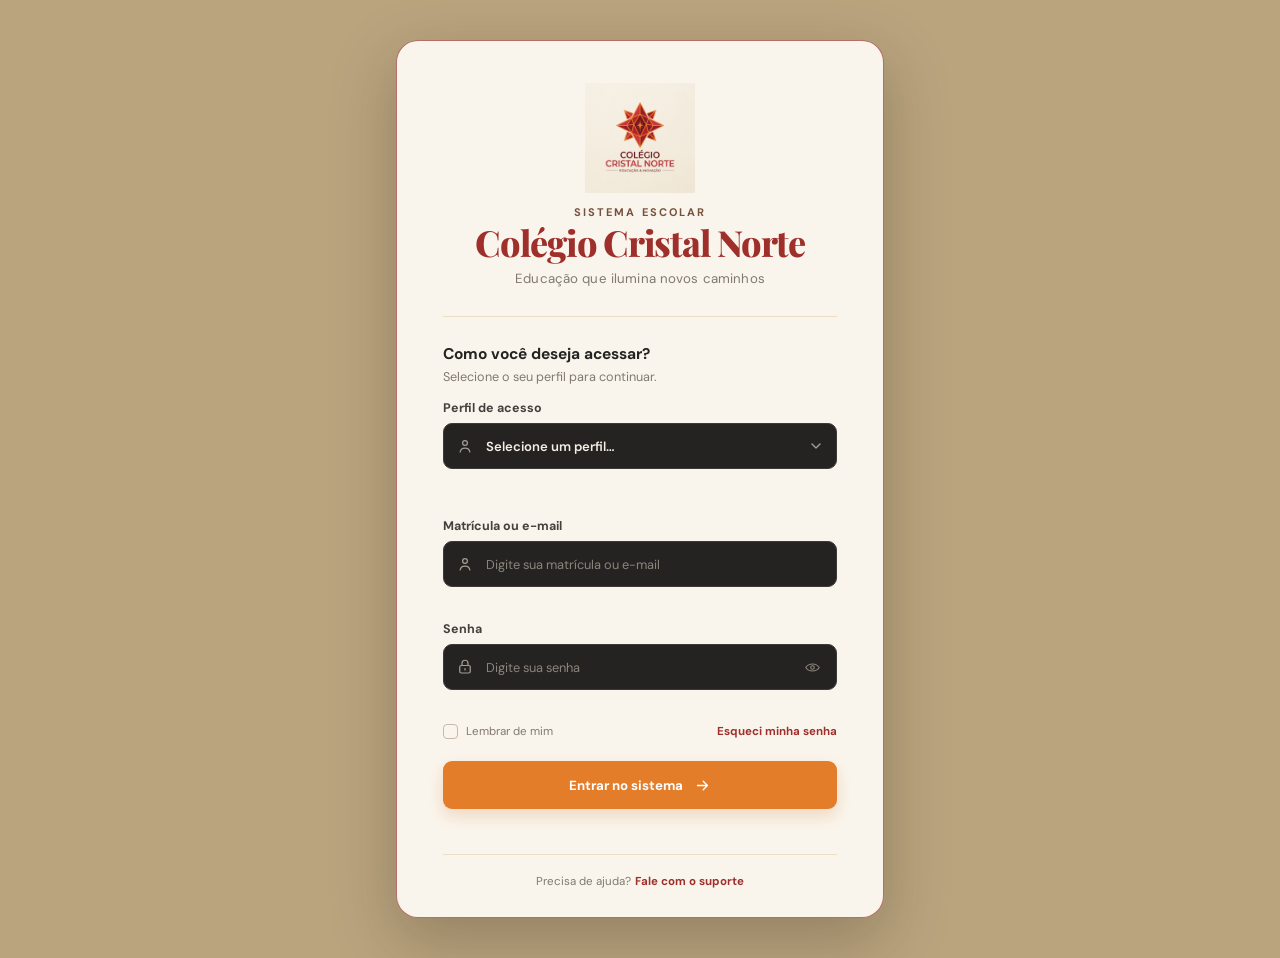
<file: index.html>
<!DOCTYPE html>
<html lang="pt-BR">
  <head>
    <meta charset="UTF-8" />
    <meta name="viewport" content="width=device-width, initial-scale=1.0" />
    <meta
      name="description"
      content="Tela de acesso do sistema escolar Colégio Cristal Norte."
    />
    <title>Colégio Cristal Norte | Acesso</title>

    <!-- Pré-conexão para carregar a família tipográfica com mais rapidez. -->
    <link rel="preconnect" href="https://fonts.googleapis.com" />
    <link rel="preconnect" href="https://fonts.gstatic.com" crossorigin />
    <link
      href="https://fonts.googleapis.com/css2?family=DM+Sans:wght@400;500;600;700&family=Playfair+Display:wght@600;700;800&display=swap"
      rel="stylesheet"
    />
    <link rel="stylesheet" href="style.css" />
  </head>

  <body>
    <!-- Camada decorativa usada para reforçar o desfoque do ambiente externo. -->
    <div class="background-scene" aria-hidden="true">
      <div class="scene-sky"></div>
      <div class="scene-building scene-building--left"></div>
      <div class="scene-building scene-building--right"></div>
      <div class="scene-trees"></div>
      <div class="scene-path"></div>
    </div>

    <main class="page-shell">
      <section class="login-card" aria-labelledby="page-title">
        <div class="brand-block">
          <!-- Logo do colégio: substitua o src pelo caminho/nome do seu arquivo. -->
          <div class="brand-mark">
            <img
              src="imagem/logo.jpeg"
              alt="Logo do Colégio Cristal Norte"
              class="brand-logo"
            />
          </div>
          <p class="brand-overline">Sistema escolar</p>
          <h1 id="page-title">Colégio Cristal Norte</h1>
          <p class="brand-subtitle">Educação que ilumina novos caminhos</p>
        </div>

        <div class="card-divider" aria-hidden="true"></div>

        <form class="access-form" id="accessForm" novalidate>
          <fieldset class="form-section">
            <legend>Como você deseja acessar?</legend>
            <p class="section-description">Selecione o seu perfil para continuar.</p>

            <div class="field-group">
              <label for="profile">Perfil de acesso</label>
              <div class="select-wrapper">
                <span class="input-icon" aria-hidden="true">
                  <svg viewBox="0 0 24 24" focusable="false">
                    <circle cx="12" cy="8" r="3.2" />
                    <path d="M5.5 20c.6-3.4 2.8-5.2 6.5-5.2s5.9 1.8 6.5 5.2" />
                  </svg>
                </span>
                <select
                  id="profile"
                  name="profile"
                  aria-describedby="profileMessage"
                  required
                >
                  <option value="" selected disabled>Selecione um perfil…</option>
                  <option value="aluno">Aluno</option>
                  <option value="responsavel">Responsável</option>
                  <option value="professor">Professor</option>
                  <option value="coordenador">Coordenador</option>
                </select>
                <span class="select-arrow" aria-hidden="true">
                  <svg viewBox="0 0 24 24" focusable="false">
                    <path d="m6 9 6 6 6-6" />
                  </svg>
                </span>
              </div>
              <p class="field-message" id="profileMessage" role="alert"></p>
            </div>
          </fieldset>

          <div class="credentials-section">
            <div class="field-group">
              <label for="identifier" id="identifierLabel">Matrícula ou e-mail</label>
              <div class="input-wrapper">
                <span class="input-icon" aria-hidden="true">
                  <svg viewBox="0 0 24 24" focusable="false">
                    <circle cx="12" cy="8" r="3.2" />
                    <path d="M5.5 20c.6-3.4 2.8-5.2 6.5-5.2s5.9 1.8 6.5 5.2" />
                  </svg>
                </span>
                <input
                  type="text"
                  id="identifier"
                  name="identifier"
                  autocomplete="username"
                  placeholder="Digite sua matrícula ou e-mail"
                  aria-describedby="identifierMessage"
                  required
                />
              </div>
              <p class="field-message" id="identifierMessage" role="alert"></p>
            </div>

            <div class="field-group">
              <label for="password">Senha</label>
              <div class="input-wrapper">
                <span class="input-icon" aria-hidden="true">
                  <svg viewBox="0 0 24 24" focusable="false">
                    <rect x="5" y="10" width="14" height="10" rx="2" />
                    <path d="M8 10V7a4 4 0 0 1 8 0v3M12 14v2" />
                  </svg>
                </span>
                <input
                  type="password"
                  id="password"
                  name="password"
                  autocomplete="current-password"
                  placeholder="Digite sua senha"
                  aria-describedby="passwordMessage"
                  required
                />
                <button
                  class="password-toggle"
                  id="passwordToggle"
                  type="button"
                  aria-label="Mostrar senha"
                  aria-pressed="false"
                >
                  <svg class="eye-icon eye-icon--visible" viewBox="0 0 24 24" aria-hidden="true">
                    <path d="M2.5 12s3.2-5 9.5-5 9.5 5 9.5 5-3.2 5-9.5 5-9.5-5-9.5-5Z" />
                    <circle cx="12" cy="12" r="2.5" />
                  </svg>
                  <svg class="eye-icon eye-icon--hidden" viewBox="0 0 24 24" aria-hidden="true">
                    <path d="m3 3 18 18M10.6 6.2A10.2 10.2 0 0 1 12 6c6.3 0 9.5 6 9.5 6a16 16 0 0 1-3.1 3.7M6.2 6.2C3.9 7.9 2.5 12 2.5 12s3.2 6 9.5 6c1.7 0 3.1-.4 4.3-1" />
                    <path d="M9.9 9.9a3 3 0 0 0 4.2 4.2" />
                  </svg>
                </button>
              </div>
              <p class="field-message" id="passwordMessage" role="alert"></p>
            </div>

            <div class="form-row">
              <label class="remember-me">
                <input type="checkbox" id="remember" name="remember" />
                <span class="custom-checkbox" aria-hidden="true"></span>
                <span>Lembrar de mim</span>
              </label>
              <a class="forgot-link" href="#recuperar-acesso">Esqueci minha senha</a>
            </div>
          </div>

          <button class="submit-button" type="submit">
            <span>Entrar no sistema</span>
            <svg viewBox="0 0 24 24" aria-hidden="true">
              <path d="M5 12h13M13 6l6 6-6 6" />
            </svg>
          </button>
          <p class="form-status" id="formStatus" role="status" aria-live="polite"></p>
        </form>

        <footer class="card-footer">
          <span>Precisa de ajuda?</span>
          <a href="#suporte">Fale com o suporte</a>
        </footer>
      </section>
    </main>

    <script src="storage.js" defer></script>
    <script src="script.js" defer></script>
  </body>
</html>
</file>
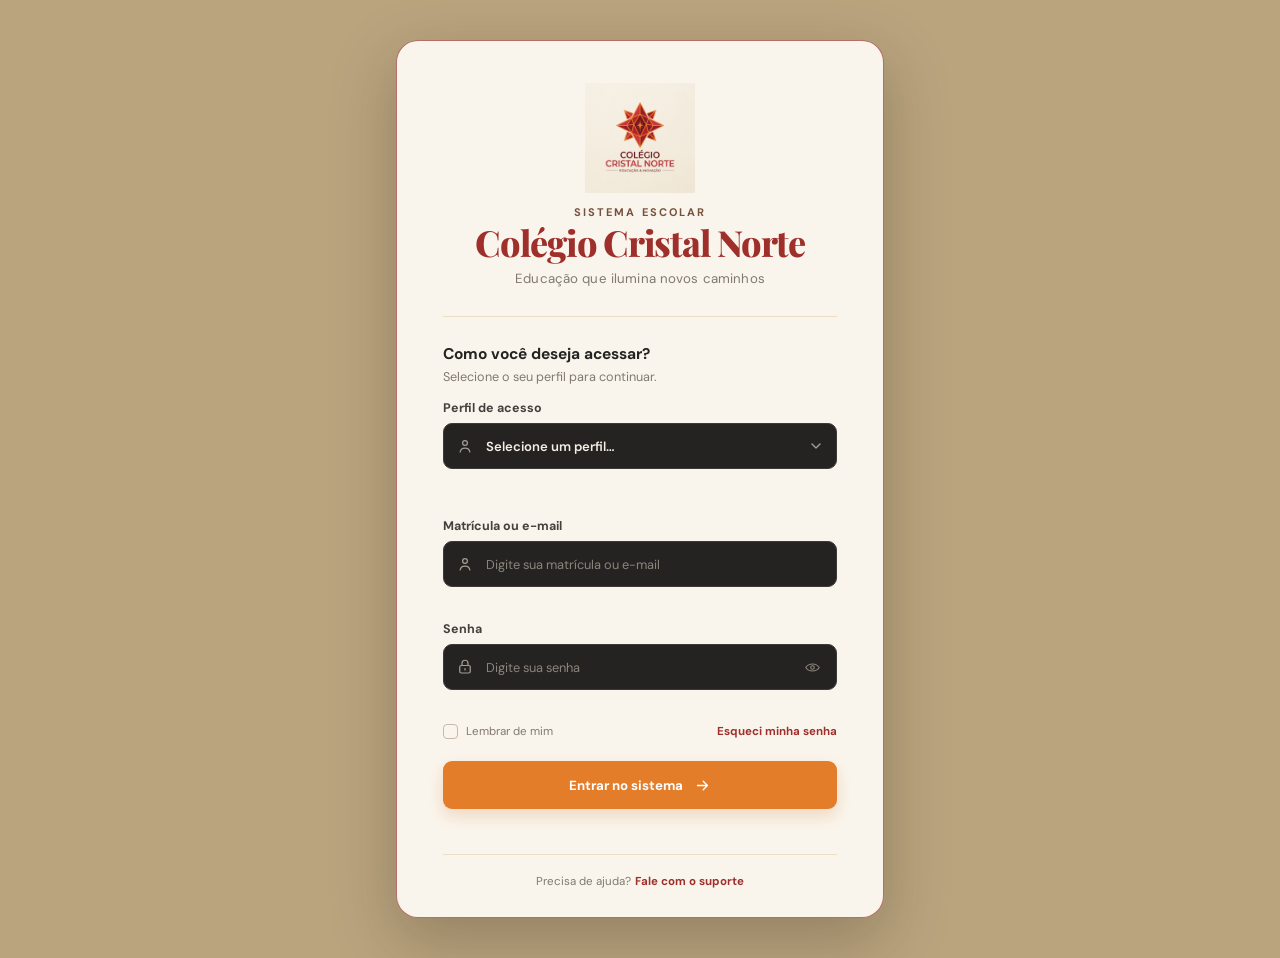
<file: aluno.html>
<!DOCTYPE html>
<html lang="pt-BR">
  <head>
    <meta charset="UTF-8" />
    <meta name="viewport" content="width=device-width, initial-scale=1.0" />
    <title>Colégio Cristal Norte | Área do Aluno</title>
    <link rel="preconnect" href="https://fonts.googleapis.com" />
    <link rel="preconnect" href="https://fonts.gstatic.com" crossorigin />
    <link href="https://fonts.googleapis.com/css2?family=DM+Sans:wght@400;500;600;700&family=Playfair+Display:wght@600;700;800&display=swap" rel="stylesheet" />
    <link rel="stylesheet" href="style.css" />
    <link rel="stylesheet" href="aluno.css" />
  </head>
  <body class="dashboard-body">
    <!-- Fundo decorativo -->
    <div class="background-scene" aria-hidden="true">
      <div class="scene-sky"></div>
      <div class="scene-building scene-building--left"></div>
      <div class="scene-building scene-building--right"></div>
      <div class="scene-trees"></div>
      <div class="scene-path"></div>
    </div>

    <div class="student-layout">
      <!-- Sidebar injetada via JS -->
      <div id="studentSidebar"></div>

      <!-- Conteúdo: cada rota substitui só este bloco -->
      <main class="student-content" id="studentContent">
        <!-- Preenchido por aluno.js -->
      </main>
    </div>

    <script src="storage.js" defer></script>
    <script src="aluno.js" defer></script>
  </body>
</html>
</file>
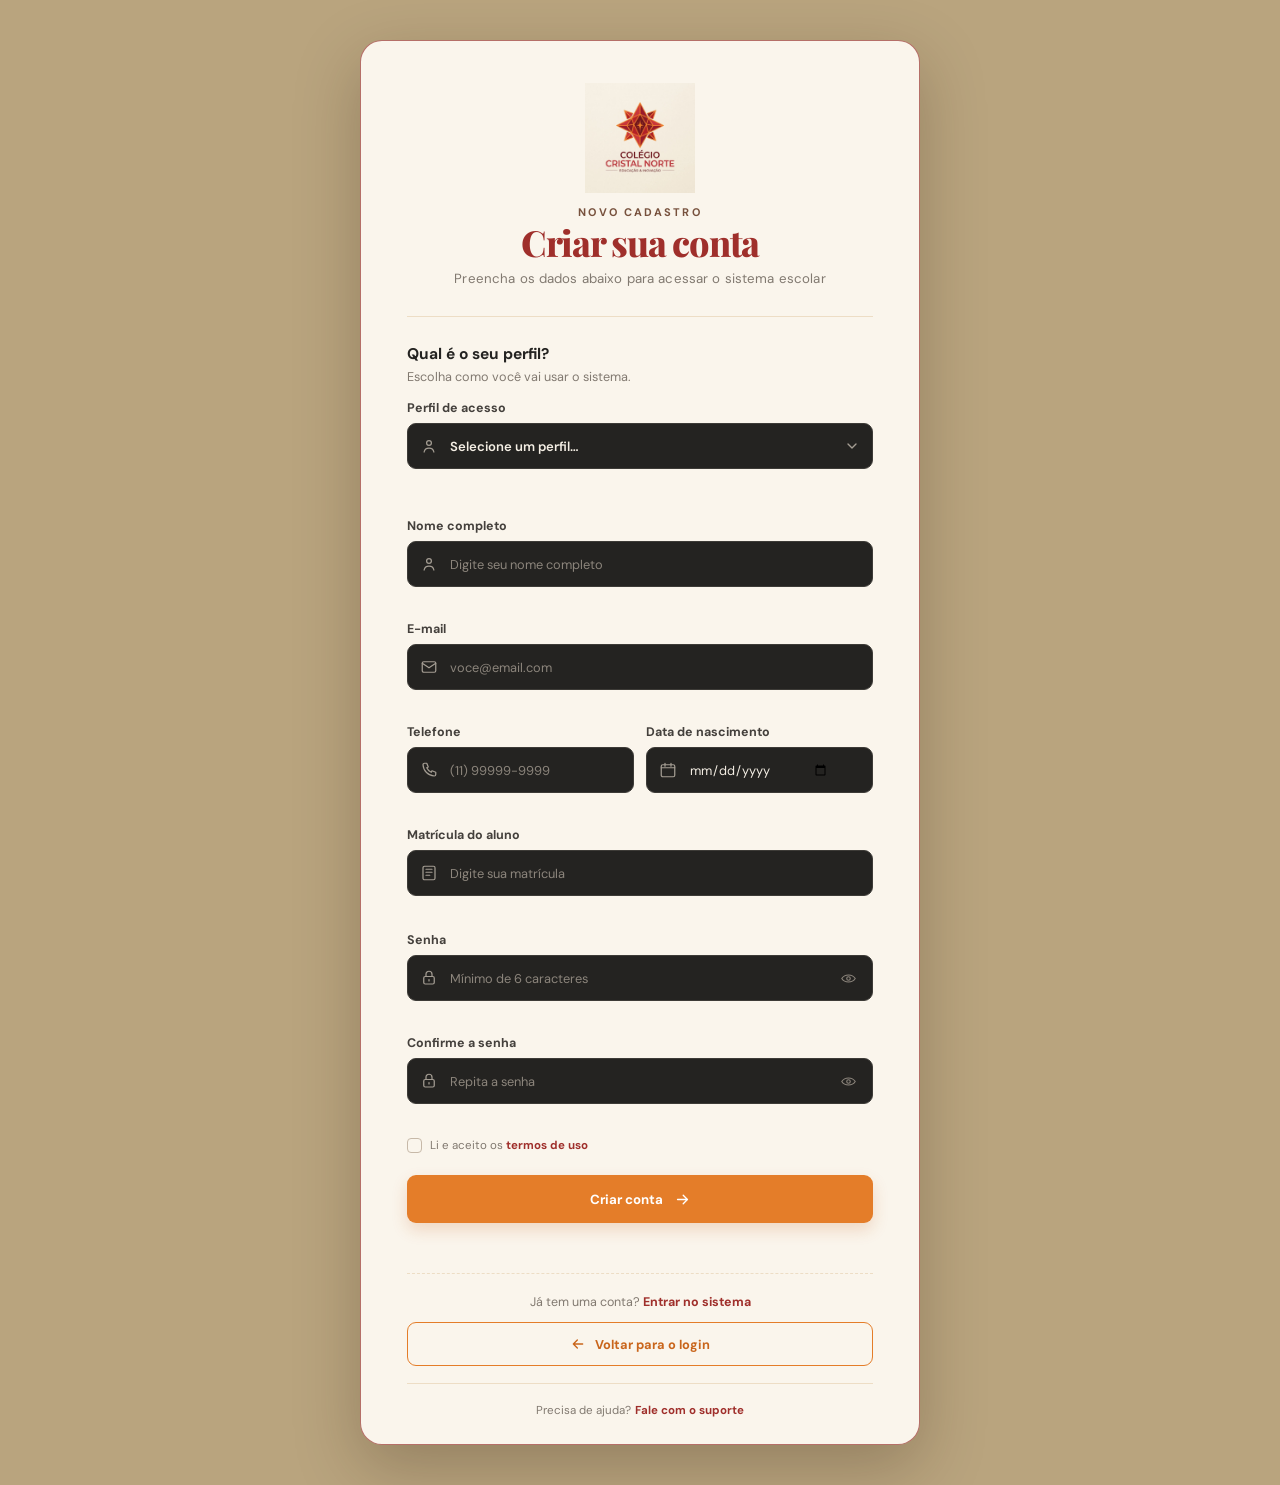
<file: cadastro.html>
<!DOCTYPE html>
<html lang="pt-BR">
  <head>
    <meta charset="UTF-8" />
    <meta name="viewport" content="width=device-width, initial-scale=1.0" />
    <meta
      name="description"
      content="Cadastro no sistema escolar Colégio Cristal Norte."
    />
    <title>Colégio Cristal Norte | Cadastro</title>

    <link rel="preconnect" href="https://fonts.googleapis.com" />
    <link rel="preconnect" href="https://fonts.gstatic.com" crossorigin />
    <link
      href="https://fonts.googleapis.com/css2?family=DM+Sans:wght@400;500;600;700&family=Playfair+Display:wght@600;700;800&display=swap"
      rel="stylesheet"
    />
    <link rel="stylesheet" href="style.css" />
    <link rel="stylesheet" href="cadastro.css" />
  </head>

  <body class="signup-body">
    <!-- Camada decorativa de fundo -->
    <div class="background-scene" aria-hidden="true">
      <div class="scene-sky"></div>
      <div class="scene-building scene-building--left"></div>
      <div class="scene-building scene-building--right"></div>
      <div class="scene-trees"></div>
      <div class="scene-path"></div>
    </div>

    <main class="page-shell">
      <section class="login-card signup-card" aria-labelledby="page-title">
        <div class="brand-block">
          <div class="brand-mark">
            <img
              src="imagem/logo.jpeg"
              alt="Logo do Colégio Cristal Norte"
              class="brand-logo"
            />
          </div>
          <p class="brand-overline">Novo cadastro</p>
          <h1 id="page-title">Criar sua conta</h1>
          <p class="brand-subtitle">
            Preencha os dados abaixo para acessar o sistema escolar
          </p>
        </div>

        <div class="card-divider" aria-hidden="true"></div>

        <form class="access-form" id="signupForm" novalidate>
          <!-- ============ PERFIL ============ -->
          <fieldset class="form-section">
            <legend>Qual é o seu perfil?</legend>
            <p class="section-description">
              Escolha como você vai usar o sistema.
            </p>

            <div class="field-group">
              <label for="signupProfile">Perfil de acesso</label>
              <div class="select-wrapper">
                <span class="input-icon" aria-hidden="true">
                  <svg viewBox="0 0 24 24" focusable="false">
                    <circle cx="12" cy="8" r="3.2" />
                    <path d="M5.5 20c.6-3.4 2.8-5.2 6.5-5.2s5.9 1.8 6.5 5.2" />
                  </svg>
                </span>
                <select
                  id="signupProfile"
                  name="profile"
                  aria-describedby="signupProfileMessage"
                  required
                >
                  <option value="" selected disabled>Selecione um perfil…</option>
                  <option value="aluno">Aluno</option>
                  <option value="responsavel">Responsável</option>
                  <option value="professor">Professor</option>
                  <option value="coordenador">Coordenador</option>
                  <option value="diretor">Diretor</option>
                </select>
                <span class="select-arrow" aria-hidden="true">
                  <svg viewBox="0 0 24 24" focusable="false">
                    <path d="m6 9 6 6 6-6" />
                  </svg>
                </span>
              </div>
              <p class="field-message" id="signupProfileMessage" role="alert"></p>
            </div>
          </fieldset>

          <!-- ============ DADOS PESSOAIS ============ -->
          <div class="credentials-section">
            <div class="field-group">
              <label for="signupName">Nome completo</label>
              <div class="input-wrapper">
                <span class="input-icon" aria-hidden="true">
                  <svg viewBox="0 0 24 24" focusable="false">
                    <circle cx="12" cy="8" r="3.2" />
                    <path d="M5.5 20c.6-3.4 2.8-5.2 6.5-5.2s5.9 1.8 6.5 5.2" />
                  </svg>
                </span>
                <input
                  type="text"
                  id="signupName"
                  name="name"
                  autocomplete="name"
                  placeholder="Digite seu nome completo"
                  aria-describedby="signupNameMessage"
                  required
                />
              </div>
              <p class="field-message" id="signupNameMessage" role="alert"></p>
            </div>

            <div class="field-group">
              <label for="signupEmail">E-mail</label>
              <div class="input-wrapper">
                <span class="input-icon" aria-hidden="true">
                  <svg viewBox="0 0 24 24" focusable="false">
                    <rect x="3" y="5" width="18" height="14" rx="2" />
                    <path d="m3 7 9 6 9-6" />
                  </svg>
                </span>
                <input
                  type="email"
                  id="signupEmail"
                  name="email"
                  autocomplete="email"
                  placeholder="voce@email.com"
                  aria-describedby="signupEmailMessage"
                  required
                />
              </div>
              <p class="field-message" id="signupEmailMessage" role="alert"></p>
            </div>

            <div class="field-row">
              <div class="field-group">
                <label for="signupPhone">Telefone</label>
                <div class="input-wrapper">
                  <span class="input-icon" aria-hidden="true">
                    <svg viewBox="0 0 24 24" focusable="false">
                      <path d="M6 3h3l2 5-2 1a12 12 0 0 0 6 6l1-2 5 2v3a2 2 0 0 1-2 2A16 16 0 0 1 4 5a2 2 0 0 1 2-2Z" />
                    </svg>
                  </span>
                  <input
                    type="tel"
                    id="signupPhone"
                    name="phone"
                    autocomplete="tel"
                    placeholder="(11) 99999-9999"
                    aria-describedby="signupPhoneMessage"
                  />
                </div>
                <p class="field-message" id="signupPhoneMessage" role="alert"></p>
              </div>

              <div class="field-group">
                <label for="signupBirth">Data de nascimento</label>
                <div class="input-wrapper">
                  <span class="input-icon" aria-hidden="true">
                    <svg viewBox="0 0 24 24" focusable="false">
                      <rect x="3" y="5" width="18" height="16" rx="2" />
                      <path d="M3 9h18M8 3v4M16 3v4" />
                    </svg>
                  </span>
                  <input
                    type="date"
                    id="signupBirth"
                    name="birth"
                    aria-describedby="signupBirthMessage"
                  />
                </div>
                <p class="field-message" id="signupBirthMessage" role="alert"></p>
              </div>
            </div>

            <!-- Campos específicos por perfil -->
            <div class="field-group" id="enrollmentGroup">
              <label for="signupEnrollment" id="signupEnrollmentLabel">Matrícula</label>
              <div class="input-wrapper">
                <span class="input-icon" aria-hidden="true">
                  <svg viewBox="0 0 24 24" focusable="false">
                    <rect x="4" y="3" width="16" height="18" rx="2" />
                    <path d="M8 7h8M8 11h8M8 15h5" />
                  </svg>
                </span>
                <input
                  type="text"
                  id="signupEnrollment"
                  name="enrollment"
                  placeholder="Digite sua matrícula"
                  aria-describedby="signupEnrollmentMessage"
                />
              </div>
              <p class="field-message" id="signupEnrollmentMessage" role="alert"></p>
            </div>

            <div class="field-group" id="cpfGroup" hidden>
              <label for="signupCpf">CPF</label>
              <div class="input-wrapper">
                <span class="input-icon" aria-hidden="true">
                  <svg viewBox="0 0 24 24" focusable="false">
                    <rect x="3" y="6" width="18" height="12" rx="2" />
                    <path d="M7 10h2M11 10h2M15 10h2M7 14h10" />
                  </svg>
                </span>
                <input
                  type="text"
                  id="signupCpf"
                  name="cpf"
                  placeholder="000.000.000-00"
                  inputmode="numeric"
                  maxlength="14"
                  aria-describedby="signupCpfMessage"
                />
              </div>
              <p class="field-message" id="signupCpfMessage" role="alert"></p>
            </div>
          </div>

          <!-- ============ SENHA ============ -->
          <div class="credentials-section">
            <div class="field-group">
              <label for="signupPassword">Senha</label>
              <div class="input-wrapper">
                <span class="input-icon" aria-hidden="true">
                  <svg viewBox="0 0 24 24" focusable="false">
                    <rect x="5" y="10" width="14" height="10" rx="2" />
                    <path d="M8 10V7a4 4 0 0 1 8 0v3M12 14v2" />
                  </svg>
                </span>
                <input
                  type="password"
                  id="signupPassword"
                  name="password"
                  autocomplete="new-password"
                  placeholder="Mínimo de 6 caracteres"
                  aria-describedby="signupPasswordMessage"
                  required
                />
                <button
                  class="password-toggle"
                  id="signupPasswordToggle"
                  type="button"
                  aria-label="Mostrar senha"
                  aria-pressed="false"
                >
                  <svg class="eye-icon eye-icon--visible" viewBox="0 0 24 24" aria-hidden="true">
                    <path d="M2.5 12s3.2-5 9.5-5 9.5 5 9.5 5-3.2 5-9.5 5-9.5-5-9.5-5Z" />
                    <circle cx="12" cy="12" r="2.5" />
                  </svg>
                  <svg class="eye-icon eye-icon--hidden" viewBox="0 0 24 24" aria-hidden="true">
                    <path d="m3 3 18 18M10.6 6.2A10.2 10.2 0 0 1 12 6c6.3 0 9.5 6 9.5 6a16 16 0 0 1-3.1 3.7M6.2 6.2C3.9 7.9 2.5 12 2.5 12s3.2 6 9.5 6c1.7 0 3.1-.4 4.3-1" />
                    <path d="M9.9 9.9a3 3 0 0 0 4.2 4.2" />
                  </svg>
                </button>
              </div>
              <p class="field-message" id="signupPasswordMessage" role="alert"></p>
            </div>

            <div class="field-group">
              <label for="signupConfirm">Confirme a senha</label>
              <div class="input-wrapper">
                <span class="input-icon" aria-hidden="true">
                  <svg viewBox="0 0 24 24" focusable="false">
                    <rect x="5" y="10" width="14" height="10" rx="2" />
                    <path d="M8 10V7a4 4 0 0 1 8 0v3M12 14v2" />
                  </svg>
                </span>
                <input
                  type="password"
                  id="signupConfirm"
                  name="confirm"
                  autocomplete="new-password"
                  placeholder="Repita a senha"
                  aria-describedby="signupConfirmMessage"
                  required
                />
                <button
                  class="password-toggle"
                  id="signupConfirmToggle"
                  type="button"
                  aria-label="Mostrar senha"
                  aria-pressed="false"
                >
                  <svg class="eye-icon eye-icon--visible" viewBox="0 0 24 24" aria-hidden="true">
                    <path d="M2.5 12s3.2-5 9.5-5 9.5 5 9.5 5-3.2 5-9.5 5-9.5-5-9.5-5Z" />
                    <circle cx="12" cy="12" r="2.5" />
                  </svg>
                  <svg class="eye-icon eye-icon--hidden" viewBox="0 0 24 24" aria-hidden="true">
                    <path d="m3 3 18 18M10.6 6.2A10.2 10.2 0 0 1 12 6c6.3 0 9.5 6 9.5 6a16 16 0 0 1-3.1 3.7M6.2 6.2C3.9 7.9 2.5 12 2.5 12s3.2 6 9.5 6c1.7 0 3.1-.4 4.3-1" />
                    <path d="M9.9 9.9a3 3 0 0 0 4.2 4.2" />
                  </svg>
                </button>
              </div>
              <p class="field-message" id="signupConfirmMessage" role="alert"></p>
            </div>

            <div class="form-row">
              <label class="remember-me">
                <input type="checkbox" id="signupTerms" name="terms" />
                <span class="custom-checkbox" aria-hidden="true"></span>
                <span>Li e aceito os <a class="forgot-link" href="#termos">termos de uso</a></span>
              </label>
            </div>
          </div>

          <button class="submit-button" type="submit">
            <span>Criar conta</span>
            <svg viewBox="0 0 24 24" aria-hidden="true">
              <path d="M5 12h13M13 6l6 6-6 6" />
            </svg>
          </button>
          <p class="form-status" id="signupStatus" role="status" aria-live="polite"></p>
        </form>

        <!-- Voltar para o login -->
        <div class="signup-block">
          <p class="signup-text">
            Já tem uma conta?
            <a class="signup-link" href="index.html">Entrar no sistema</a>
          </p>
          <a class="signup-button" href="index.html">
            <svg viewBox="0 0 24 24" aria-hidden="true">
              <path d="M19 12H5M11 18l-6-6 6-6" />
            </svg>
            <span>Voltar para o login</span>
          </a>
        </div>

        <footer class="card-footer">
          <span>Precisa de ajuda?</span>
          <a href="#suporte">Fale com o suporte</a>
        </footer>
      </section>
    </main>

    <script src="storage.js" defer></script>
    <script src="cadastro.js" defer></script>
  </body>
</html>
</file>
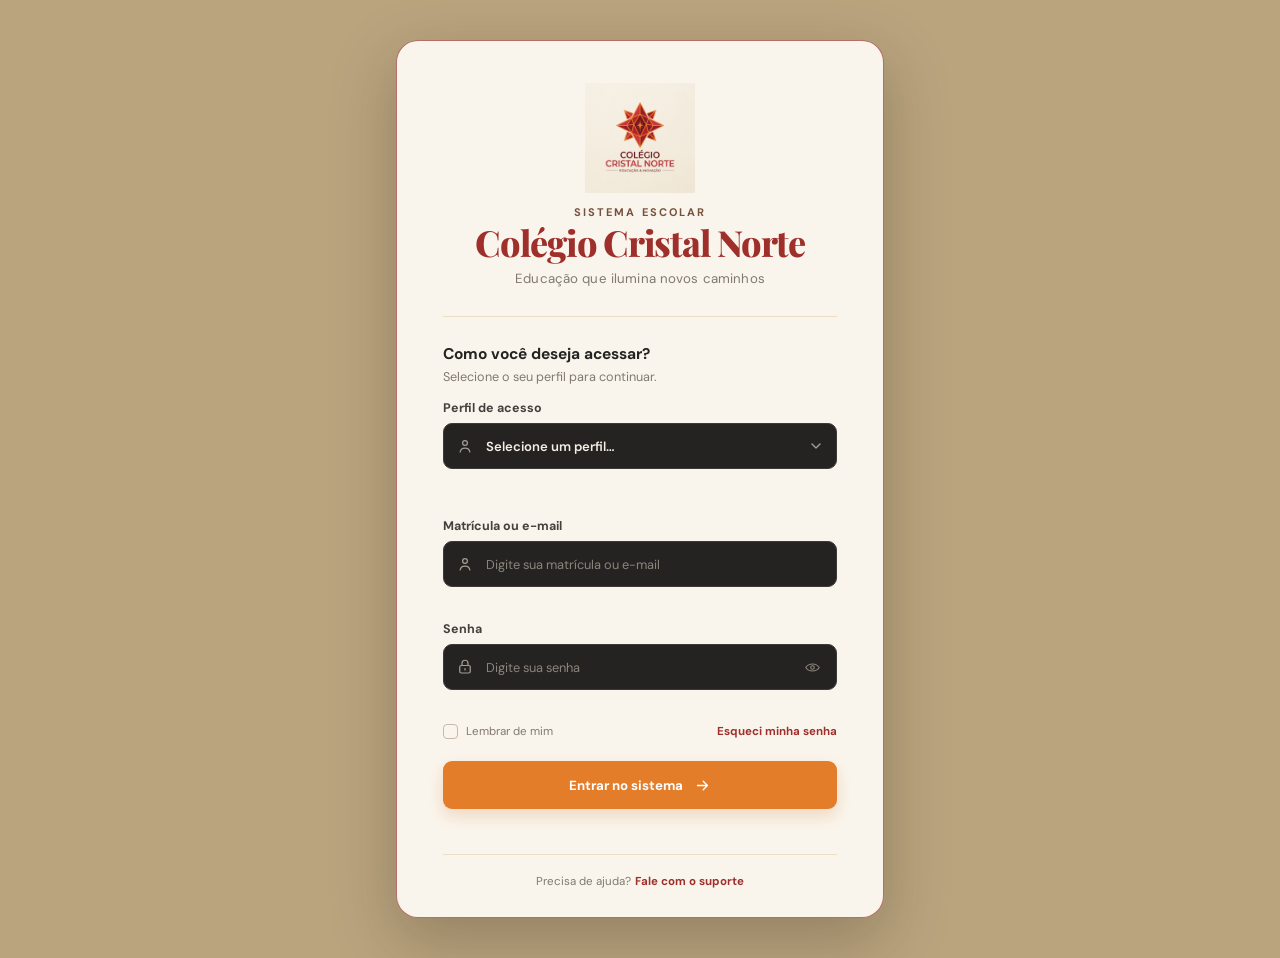
<file: coordenador.html>
<!DOCTYPE html>
<html lang="pt-BR">
  <head>
    <meta charset="UTF-8" />
    <meta name="viewport" content="width=device-width, initial-scale=1.0" />
    <title>Colégio Cristal Norte | Painel do Coordenador</title>
    <link rel="preconnect" href="https://fonts.googleapis.com" />
    <link rel="preconnect" href="https://fonts.gstatic.com" crossorigin />
    <link href="https://fonts.googleapis.com/css2?family=DM+Sans:wght@400;500;600;700&family=Playfair+Display:wght@600;700;800&display=swap" rel="stylesheet" />
    <link rel="stylesheet" href="style.css" />
    <link rel="stylesheet" href="coordenador.css" />
  </head>
  <body class="dashboard-body">
    <!-- Fundo decorativo -->
    <div class="background-scene" aria-hidden="true">
      <div class="scene-sky"></div>
      <div class="scene-building scene-building--left"></div>
      <div class="scene-building scene-building--right"></div>
      <div class="scene-trees"></div>
      <div class="scene-path"></div>
    </div>

    <div class="coord-layout">
      <!-- Sidebar injetada via JS -->
      <div id="coordSidebar"></div>

      <!-- Conteúdo: cada rota substitui só este bloco -->
      <main class="coord-content" id="coordContent"></main>
    </div>

    <!-- Modal global (usado por várias views: alunos, comunicados) -->
    <div class="modal-backdrop" id="coordModal">
      <div class="modal" role="dialog" aria-modal="true" aria-labelledby="coordModalTitle">
        <header class="modal__header">
          <h2 id="coordModalTitle">—</h2>
          <button class="modal__close" type="button" id="coordModalClose" aria-label="Fechar">
            <svg viewBox="0 0 24 24" width="16" height="16">
              <path d="m6 6 12 12M18 6 6 18" fill="none" stroke="currentColor"
                    stroke-width="2" stroke-linecap="round"/>
            </svg>
          </button>
        </header>
        <div class="modal__body" id="coordModalBody"></div>
        <footer class="modal__footer" id="coordModalFooter"></footer>
      </div>
    </div>

    <script src="storage.js" defer></script>
    <script src="coordenador.js" defer></script>
  </body>
</html>
</file>
<file: style.css>
/* ==========================================================================
   Colégio Cristal Norte — estilos da tela de acesso
   ========================================================================== */

:root {
  --beige-50: #fcf8f0;
  --beige-100: #f6ecdc;
  --beige-200: #edddc5;
  --brown-500: #a77855;
  --brown-700: #77513d;
  --ink-900: #242321;
  --ink-700: #44403c;
  --ink-500: #817970;
  --red-700: #9f2f2b;
  --red-800: #872522;
  --orange-500: #e47d29;
  --orange-600: #c9651b;
  --white: #ffffff;
  --shadow: 0 22px 65px rgba(42, 26, 16, 0.26);
  --radius-card: 22px;
  --transition: 180ms ease;
}

* {
  box-sizing: border-box;
}

html {
  min-width: 320px;
  min-height: 100%;
  background: #b9a47e;
  scroll-behavior: smooth;
}

body {
  position: relative;
  min-width: 320px;
  min-height: 100vh;
  margin: 0;
  overflow-x: hidden;
  color: var(--ink-900);
  font-family: "DM Sans", Arial, sans-serif;
  background: #b9a47e;
}

button,
input,
select {
  font: inherit;
}

button,
a,
label {
  -webkit-tap-highlight-color: transparent;
}

a {
  color: inherit;
}

/* --------------------------------------------------------------------------
   Fundo externo desfocado
   -------------------------------------------------------------------------- */

.background-scene {
  position: fixed;
  z-index: -1;
  inset: 0;
  overflow: hidden;
  background:
    linear-gradient(180deg, rgba(108, 85, 59, 0.1), rgba(37, 48, 33, 0.3)),
    #b9a47e;
  filter: saturate(0.86);
}

.background-scene::before,
.background-scene::after {
  position: absolute;
  content: "";
  pointer-events: none;
}

.background-scene::before {
  inset: -10%;
  background:
    radial-gradient(circle at 20% 25%, rgba(255, 243, 199, 0.64) 0 3%, transparent 22%),
    radial-gradient(circle at 75% 18%, rgba(243, 219, 163, 0.72) 0 4%, transparent 25%),
    radial-gradient(circle at 37% 57%, rgba(203, 168, 110, 0.5) 0 5%, transparent 20%),
    radial-gradient(circle at 92% 67%, rgba(71, 90, 47, 0.56) 0 12%, transparent 29%);
  filter: blur(26px);
  transform: scale(1.1);
}

.background-scene::after {
  inset: 0;
  background: linear-gradient(90deg, rgba(61, 44, 32, 0.12), transparent 35%, rgba(41, 45, 27, 0.14));
  backdrop-filter: blur(8px);
}

.scene-sky {
  position: absolute;
  inset: 0 0 47%;
  background:
    radial-gradient(ellipse at 18% 35%, rgba(255, 249, 214, 0.82) 0 8%, transparent 29%),
    linear-gradient(155deg, #c8b998 0%, #d7c9a9 44%, #9d9878 100%);
  filter: blur(16px);
  transform: scale(1.06);
}

.scene-building {
  position: absolute;
  bottom: 30%;
  width: 33vw;
  height: 27vh;
  min-height: 170px;
  background: repeating-linear-gradient(90deg, rgba(100, 70, 48, 0.42) 0 5px, rgba(224, 201, 159, 0.38) 5px 24px), #ad8d68;
  box-shadow: inset 0 -22px 0 rgba(66, 62, 43, 0.26);
  filter: blur(9px);
  opacity: 0.86;
}

.scene-building::after {
  position: absolute;
  right: 0;
  bottom: -12%;
  left: 0;
  height: 13%;
  background: rgba(54, 63, 40, 0.52);
  content: "";
}

.scene-building--left {
  left: -9vw;
  transform: perspective(300px) rotateY(12deg) rotateZ(-1deg);
}

.scene-building--right {
  right: -10vw;
  bottom: 27%;
  width: 39vw;
  height: 30vh;
  transform: perspective(300px) rotateY(-13deg) rotateZ(1deg);
  opacity: 0.67;
}

.scene-trees {
  position: absolute;
  right: -5%;
  bottom: -8%;
  left: -5%;
  height: 49%;
  background:
    radial-gradient(ellipse at 9% 73%, rgba(44, 67, 39, 0.83) 0 11%, transparent 12%),
    radial-gradient(ellipse at 21% 66%, rgba(66, 86, 42, 0.78) 0 15%, transparent 16%),
    radial-gradient(ellipse at 36% 72%, rgba(42, 67, 38, 0.87) 0 15%, transparent 16%),
    radial-gradient(ellipse at 55% 67%, rgba(70, 91, 48, 0.75) 0 17%, transparent 18%),
    radial-gradient(ellipse at 73% 70%, rgba(43, 68, 39, 0.84) 0 16%, transparent 17%),
    radial-gradient(ellipse at 90% 72%, rgba(59, 79, 41, 0.84) 0 14%, transparent 15%),
    linear-gradient(180deg, transparent 0 56%, rgba(46, 57, 35, 0.69) 56%);
  filter: blur(13px);
}

.scene-path {
  position: absolute;
  bottom: -18%;
  left: 50%;
  width: 34%;
  height: 65%;
  background: linear-gradient(168deg, rgba(198, 168, 120, 0.03), rgba(184, 145, 97, 0.48));
  filter: blur(22px);
  transform: translateX(-50%) perspective(400px) rotateX(44deg);
}

/* --------------------------------------------------------------------------
   Área principal e cartão
   -------------------------------------------------------------------------- */

.page-shell {
  display: grid;
  min-height: 100vh;
  padding: 40px 24px;
  place-items: center;
}

.login-card {
  width: min(100%, 488px);
  padding: 42px 46px 28px;
  border: 1px solid rgba(146, 42, 37, 0.66);
  border-radius: var(--radius-card);
  background: rgba(252, 248, 240, 0.97);
  box-shadow: var(--shadow);
}

.brand-block {
  text-align: center;
}

/* --------------------------------------------------------------------------
   Logo (imagem vinda da pasta do projeto)
   -------------------------------------------------------------------------- */

.brand-mark {
  display: grid;
  width: 110px;
  height: 110px;
  margin: 0 auto 12px;
  place-items: center;
}

.brand-logo {
  display: block;
  max-width: 100%;
  max-height: 100%;
  width: auto;
  height: auto;
  object-fit: contain;
  /* Se a sua logo for escura e você quiser suavizar, descomente: */
  /* filter: drop-shadow(0 4px 10px rgba(159, 47, 43, 0.18)); */
}

.brand-overline {
  margin: 0 0 3px;
  color: var(--brown-700);
  font-size: 0.69rem;
  font-weight: 700;
  letter-spacing: 0.19em;
  text-transform: uppercase;
}

.brand-block h1 {
  margin: 0;
  color: var(--red-700);
  font-family: "Playfair Display", Georgia, serif;
  font-size: clamp(1.8rem, 4vw, 2.25rem);
  font-weight: 800;
  letter-spacing: -0.035em;
  line-height: 1.12;
}

.brand-subtitle {
  margin: 8px 0 0;
  color: var(--ink-500);
  font-size: 0.83rem;
  letter-spacing: 0.01em;
}

.card-divider {
  width: 100%;
  height: 1px;
  margin: 29px 0 27px;
  background: var(--beige-200);
}

.form-section,
.credentials-section {
  padding: 0;
  border: 0;
  margin: 0;
}

.form-section legend {
  padding: 0;
  color: var(--ink-900);
  font-size: 0.97rem;
  font-weight: 700;
}

.section-description {
  margin: 4px 0 15px;
  color: var(--ink-500);
  font-size: 0.79rem;
}

.field-message {
  min-height: 16px;
  margin: 5px 1px 0;
  color: var(--red-700);
  font-size: 0.72rem;
  line-height: 1.3;
}

.credentials-section {
  margin-top: 15px;
}

.field-group {
  margin-bottom: 13px;
}

.field-group label {
  display: block;
  margin-bottom: 7px;
  color: var(--ink-700);
  font-size: 0.78rem;
  font-weight: 700;
}

.input-wrapper {
  position: relative;
  display: flex;
  align-items: center;
}

.input-icon {
  position: absolute;
  left: 13px;
  display: grid;
  color: #a49d93;
  pointer-events: none;
  place-items: center;
}

.input-icon svg {
  width: 18px;
  height: 18px;
  fill: none;
  stroke: currentColor;
  stroke-linecap: round;
  stroke-linejoin: round;
  stroke-width: 1.65;
}

.input-wrapper input {
  width: 100%;
  min-height: 46px;
  padding: 0 43px 0 42px;
  border: 1px solid #3d3b37;
  border-radius: 9px;
  outline: none;
  color: #f4eee4;
  background: var(--ink-900);
  font-size: 0.8rem;
  transition: border-color var(--transition), box-shadow var(--transition);
}

.input-wrapper input::placeholder {
  color: #8c857c;
  opacity: 1;
}

.input-wrapper input:hover {
  border-color: #5d574f;
}

.input-wrapper input:focus {
  border-color: var(--orange-500);
  box-shadow: 0 0 0 3px rgba(228, 125, 41, 0.16);
}

.input-wrapper.has-error input {
  border-color: #bd5d56;
}

/* --------------------------------------------------------------------------
   Select de perfil
   -------------------------------------------------------------------------- */

.select-wrapper {
  position: relative;
  display: flex;
  align-items: center;
}

.select-wrapper select {
  width: 100%;
  min-height: 46px;
  padding: 0 42px 0 42px;
  border: 1px solid #3d3b37;
  border-radius: 9px;
  outline: none;
  color: #f4eee4;
  background: var(--ink-900);
  font-size: 0.82rem;
  font-weight: 600;
  cursor: pointer;
  appearance: none;
  -webkit-appearance: none;
  transition: border-color var(--transition), box-shadow var(--transition);
}

.select-wrapper select:hover {
  border-color: #5d574f;
}

.select-wrapper select:focus {
  border-color: var(--orange-500);
  box-shadow: 0 0 0 3px rgba(228, 125, 41, 0.16);
}

.select-wrapper select option {
  color: var(--ink-900);
  background: var(--beige-50);
}

.select-wrapper select option:disabled {
  color: var(--ink-500);
}

.select-wrapper.has-error select {
  border-color: #bd5d56;
}

.select-arrow {
  position: absolute;
  right: 13px;
  display: grid;
  color: #a49d93;
  pointer-events: none;
  place-items: center;
}

.select-arrow svg {
  width: 16px;
  height: 16px;
  fill: none;
  stroke: currentColor;
  stroke-linecap: round;
  stroke-linejoin: round;
  stroke-width: 2;
}

/* --------------------------------------------------------------------------
   Senha
   -------------------------------------------------------------------------- */

.password-toggle {
  position: absolute;
  right: 10px;
  display: grid;
  width: 29px;
  height: 29px;
  padding: 0;
  border: 0;
  border-radius: 6px;
  color: #8c857c;
  background: transparent;
  cursor: pointer;
  place-items: center;
}

.password-toggle:hover,
.password-toggle:focus-visible {
  color: #e4ddd4;
  outline: none;
  background: rgba(255, 255, 255, 0.08);
}

.eye-icon {
  width: 17px;
  height: 17px;
  fill: none;
  stroke: currentColor;
  stroke-linecap: round;
  stroke-linejoin: round;
  stroke-width: 1.6;
}

.eye-icon--hidden {
  display: none;
}

.password-toggle.is-visible .eye-icon--visible {
  display: none;
}

.password-toggle.is-visible .eye-icon--hidden {
  display: block;
}

/* --------------------------------------------------------------------------
   Linha de opções e botões
   -------------------------------------------------------------------------- */

.form-row {
  display: flex;
  align-items: center;
  justify-content: space-between;
  gap: 12px;
  margin: 0 0 22px;
}

.remember-me {
  display: inline-flex;
  align-items: center;
  gap: 8px;
  color: var(--ink-500);
  cursor: pointer;
  font-size: 0.72rem;
}

.remember-me input {
  position: absolute;
  width: 1px;
  height: 1px;
  opacity: 0;
}

.custom-checkbox {
  display: inline-block;
  width: 15px;
  height: 15px;
  border: 1px solid #c7b9a8;
  border-radius: 4px;
  background: transparent;
  transition: background var(--transition), border-color var(--transition);
}

.remember-me input:focus-visible + .custom-checkbox {
  outline: 3px solid rgba(228, 125, 41, 0.2);
}

.remember-me input:checked + .custom-checkbox {
  border-color: var(--orange-500);
  background: var(--orange-500);
}

.remember-me input:checked + .custom-checkbox::after {
  display: block;
  width: 4px;
  height: 8px;
  margin: 1px 0 0 4px;
  border: solid var(--white);
  border-width: 0 1.5px 1.5px 0;
  content: "";
  transform: rotate(45deg);
}

.forgot-link,
.card-footer a {
  color: var(--red-700);
  font-size: 0.72rem;
  font-weight: 700;
  text-decoration: none;
  transition: color var(--transition);
}

.forgot-link:hover,
.card-footer a:hover {
  color: var(--red-800);
  text-decoration: underline;
}

.submit-button {
  display: flex;
  width: 100%;
  min-height: 48px;
  align-items: center;
  justify-content: center;
  gap: 11px;
  padding: 0 20px;
  border: 0;
  border-radius: 9px;
  color: var(--white);
  background: var(--orange-500);
  box-shadow: 0 7px 16px rgba(196, 91, 19, 0.19);
  cursor: pointer;
  font-size: 0.83rem;
  font-weight: 700;
  transition: background var(--transition), box-shadow var(--transition), transform var(--transition);
}

.submit-button:hover {
  background: var(--orange-600);
  box-shadow: 0 9px 20px rgba(196, 91, 19, 0.3);
  transform: translateY(-1px);
}

.submit-button:focus-visible {
  outline: 3px solid rgba(228, 125, 41, 0.35);
  outline-offset: 3px;
}

.submit-button:active {
  transform: translateY(0);
}

.submit-button:disabled {
  cursor: wait;
  opacity: 0.72;
  transform: none;
}

.submit-button svg {
  width: 17px;
  height: 17px;
  fill: none;
  stroke: currentColor;
  stroke-linecap: round;
  stroke-linejoin: round;
  stroke-width: 1.9;
}

.form-status {
  min-height: 18px;
  margin: 10px 0 0;
  color: #39714a;
  font-size: 0.75rem;
  text-align: center;
}

.form-status.is-error {
  color: var(--red-700);
}

/* --------------------------------------------------------------------------
   Bloco de cadastro
   -------------------------------------------------------------------------- */

.signup-block {
  margin-top: 22px;
  padding-top: 20px;
  border-top: 1px dashed var(--beige-200);
  text-align: center;
}

.signup-text {
  margin: 0 0 12px;
  color: var(--ink-500);
  font-size: 0.78rem;
}

.signup-link {
  color: var(--red-700);
  font-weight: 700;
  text-decoration: none;
  transition: color var(--transition);
}

.signup-link:hover {
  color: var(--red-800);
  text-decoration: underline;
}

.signup-button {
  display: inline-flex;
  width: 100%;
  min-height: 44px;
  align-items: center;
  justify-content: center;
  gap: 9px;
  padding: 0 20px;
  border: 1.5px solid var(--orange-500);
  border-radius: 9px;
  color: var(--orange-600);
  background: transparent;
  font-size: 0.8rem;
  font-weight: 700;
  text-decoration: none;
  transition: background var(--transition), color var(--transition), transform var(--transition);
}

.signup-button:hover {
  color: var(--white);
  background: var(--orange-500);
  transform: translateY(-1px);
}

.signup-button:focus-visible {
  outline: 3px solid rgba(228, 125, 41, 0.35);
  outline-offset: 3px;
}

.signup-button svg {
  width: 16px;
  height: 16px;
  fill: none;
  stroke: currentColor;
  stroke-linecap: round;
  stroke-linejoin: round;
  stroke-width: 2;
}

/* --------------------------------------------------------------------------
   Rodapé do cartão
   -------------------------------------------------------------------------- */

.card-footer {
  display: flex;
  align-items: center;
  justify-content: center;
  gap: 4px;
  padding-top: 19px;
  border-top: 1px solid var(--beige-200);
  margin-top: 17px;
  color: var(--ink-500);
  font-size: 0.72rem;
}

/* --------------------------------------------------------------------------
   Responsividade
   -------------------------------------------------------------------------- */

@media (max-width: 540px) {
  .page-shell {
    padding: 24px 14px;
  }

  .login-card {
    padding: 34px 24px 25px;
    border-radius: 18px;
  }

  .card-divider {
    margin: 24px 0 23px;
  }

  .brand-mark {
    width: 92px;
    height: 92px;
  }

  .scene-building {
    width: 65vw;
  }

  .scene-building--right {
    width: 70vw;
  }
}

@media (max-width: 390px) {
  .login-card {
    padding-right: 18px;
    padding-left: 18px;
  }

  .brand-block h1 {
    font-size: 1.75rem;
  }

  .brand-mark {
    width: 84px;
    height: 84px;
  }

  .form-row {
    align-items: flex-start;
    flex-direction: column;
    gap: 10px;
  }

  .forgot-link {
    align-self: flex-end;
  }

  .card-footer {
    flex-direction: column;
    gap: 2px;
  }
}

@media (prefers-reduced-motion: reduce) {
  *,
  *::before,
  *::after {
    scroll-behavior: auto !important;
    transition-duration: 0.01ms !important;
    animation-duration: 0.01ms !important;
    animation-iteration-count: 1 !important;
  }
}
</file>
<file: aluno.css>
/* ==========================================================================
   Colégio Cristal Norte — Área do Aluno (SPA)
   Complementa style.css.
   ========================================================================== */

.dashboard-body { background: #b9a47e; }

/* -------- Layout -------- */
.student-layout {
  display: grid;
  grid-template-columns: 260px 1fr;
  min-height: 100vh;
}

/* -------- Sidebar -------- */
.student-sidebar {
  position: sticky;
  top: 0;
  height: 100vh;
  overflow-y: auto;
  padding: 22px 16px;
  color: #fcf8f0;
  background: #242321;
  border-right: 1px solid rgba(228, 125, 41, 0.35);
}

.student-sidebar__brand {
  display: flex;
  align-items: center;
  gap: 10px;
  padding: 0 6px 20px;
  border-bottom: 1px solid rgba(255, 255, 255, 0.08);
  margin-bottom: 16px;
}

.student-sidebar__brand img {
  width: 42px; height: 42px;
  object-fit: contain;
  border-radius: 10px;
  background: rgba(252, 248, 240, 0.9);
  padding: 4px;
}

.student-sidebar__title { display: flex; flex-direction: column; line-height: 1.15; }
.student-sidebar__title span {
  color: #f3a05a; font-size: 0.62rem; font-weight: 700;
  letter-spacing: 0.19em; text-transform: uppercase;
}
.student-sidebar__title strong {
  color: #fcf8f0; font-family: "Playfair Display", Georgia, serif; font-size: 0.98rem;
}

.student-nav {
  display: flex; flex-direction: column; gap: 3px;
  padding: 0; margin: 0; list-style: none;
}

.student-nav__section {
  padding: 14px 10px 6px; color: #8c857c;
  font-size: 0.64rem; font-weight: 700;
  letter-spacing: 0.14em; text-transform: uppercase;
}

.student-nav a {
  display: flex; align-items: center; gap: 11px;
  padding: 10px 12px; border-radius: 9px;
  color: #e4ddd4; font-size: 0.82rem; font-weight: 600;
  text-decoration: none;
  transition: background var(--transition), color var(--transition);
}

.student-nav a:hover { color: #fcf8f0; background: rgba(228, 125, 41, 0.16); }

.student-nav a.is-active {
  color: var(--white); background: var(--orange-500);
  box-shadow: 0 4px 14px rgba(196, 91, 19, 0.35);
}

.student-nav__icon {
  display: grid; width: 22px; height: 22px;
  flex-shrink: 0; place-items: center;
}

.student-nav__icon svg {
  width: 17px; height: 17px;
  fill: none; stroke: currentColor;
  stroke-linecap: round; stroke-linejoin: round; stroke-width: 1.8;
}

.student-sidebar__footer {
  padding: 16px 6px 0; margin-top: 20px;
  border-top: 1px solid rgba(255, 255, 255, 0.08);
}

.student-sidebar__user { display: flex; align-items: center; gap: 10px; margin-bottom: 12px; }

.student-sidebar__avatar {
  display: grid; width: 36px; height: 36px; border-radius: 50%;
  color: var(--white); background: var(--orange-500);
  font-weight: 700; font-size: 0.85rem; place-items: center; flex-shrink: 0;
}

.student-sidebar__meta { display: flex; flex-direction: column; line-height: 1.2; min-width: 0; }
.student-sidebar__name {
  color: #fcf8f0; font-size: 0.8rem; font-weight: 700;
  white-space: nowrap; overflow: hidden; text-overflow: ellipsis;
}
.student-sidebar__role {
  color: #f3a05a; font-size: 0.66rem;
  letter-spacing: 0.05em; text-transform: uppercase;
}

.student-logout {
  display: flex; width: 100%; align-items: center; justify-content: center;
  gap: 6px; padding: 9px;
  border: 1px solid rgba(228, 125, 41, 0.5); border-radius: 8px;
  color: #f3a05a; background: transparent; cursor: pointer;
  font-size: 0.76rem; font-weight: 700;
  transition: background var(--transition), color var(--transition);
}

.student-logout:hover { color: var(--white); background: var(--orange-500); }

.student-logout svg {
  width: 14px; height: 14px;
  fill: none; stroke: currentColor;
  stroke-linecap: round; stroke-linejoin: round; stroke-width: 1.9;
}

/* -------- Conteúdo -------- */
.student-content { padding: 26px 32px 60px; background: #b9a47e; }

.student-header {
  display: flex; flex-wrap: wrap; align-items: center; justify-content: space-between;
  gap: 14px; padding: 20px 24px;
  border: 1px solid rgba(146, 42, 37, 0.4); border-radius: 16px;
  margin-bottom: 22px; background: rgba(252, 248, 240, 0.97);
  box-shadow: 0 10px 26px rgba(42, 26, 16, 0.16);
}

.student-header h1 {
  margin: 0; color: var(--red-700);
  font-family: "Playfair Display", Georgia, serif;
  font-size: clamp(1.3rem, 2.2vw, 1.7rem);
}

.student-header p { margin: 4px 0 0; color: var(--ink-500); font-size: 0.82rem; }
.student-header__meta { display: flex; flex-wrap: wrap; gap: 8px; }

.student-chip {
  display: inline-flex; align-items: center; gap: 4px;
  padding: 7px 12px; border-radius: 999px;
  color: var(--ink-700); background: var(--beige-100); font-size: 0.74rem;
}
.student-chip strong { color: var(--red-700); }

/* -------- Cartões -------- */
.student-cards {
  display: grid;
  grid-template-columns: repeat(auto-fit, minmax(180px, 1fr));
  gap: 14px; margin-bottom: 22px;
}

.student-card {
  display: flex; flex-direction: column; gap: 6px;
  padding: 18px 20px; border: 1px solid var(--beige-200);
  border-radius: 14px; background: rgba(252, 248, 240, 0.97);
  box-shadow: 0 8px 22px rgba(42, 26, 16, 0.12);
}

.student-card--accent {
  border-color: rgba(228, 125, 41, 0.55);
  background: linear-gradient(160deg, #fdf3e4, #fce9d3);
}

.student-card__label {
  color: var(--ink-500); font-size: 0.7rem; font-weight: 700;
  letter-spacing: 0.06em; text-transform: uppercase;
}
.student-card__value {
  color: var(--red-700); font-family: "Playfair Display", Georgia, serif;
  font-size: 1.8rem; line-height: 1;
}
.student-card__hint { color: var(--ink-500); font-size: 0.72rem; }
.student-card__hint em { color: var(--ink-700); font-style: normal; font-weight: 700; }

.btn {
  display: inline-flex; align-items: center; justify-content: center;
  min-height: 42px; padding: 10px 16px; border: 1px solid transparent;
  border-radius: 10px; cursor: pointer; font-size: 0.78rem; font-weight: 700;
  transition: transform 0.2s ease, box-shadow 0.2s ease, background 0.2s ease;
}
.btn:hover { transform: translateY(-1px); }
.btn--primary { color: #fff; background: var(--orange-500); box-shadow: 0 8px 18px rgba(228, 125, 41, 0.2); }
.btn--primary:hover { background: var(--orange-600); }
.btn--danger {
  color: #fff; background: #d92d20; border-color: #d92d20;
  box-shadow: 0 8px 18px rgba(217, 45, 32, 0.2);
}
.btn--danger:hover { background: #b32318; border-color: #b32318; }

.student-actions {
  display: flex; justify-content: flex-start; margin-top: 6px;
}

/* -------- Painéis -------- */
.student-panel {
  padding: 20px 22px; border: 1px solid var(--beige-200);
  border-radius: 16px; background: rgba(252, 248, 240, 0.97);
  box-shadow: 0 8px 22px rgba(42, 26, 16, 0.1); margin-bottom: 18px;
}

.password-card {
  display: none; margin-top: 1.25rem; padding: 18px 20px;
  border: 1px solid var(--beige-200); background: rgba(255,255,255,0.8);
}

.password-form {
  display: grid; gap: 12px;
}

.password-form .field-group {
  margin: 0;
}

.password-form input {
  width: 100%; min-height: 44px; padding: 0 12px; border: 1px solid var(--beige-200);
  border-radius: 10px; background: var(--white); color: var(--ink-900);
  font-size: 0.82rem; outline: none;
}

.password-form input:focus {
  border-color: var(--orange-500); box-shadow: 0 0 0 3px rgba(228,125,41,0.14);
}

.action-banner {
  display: flex; align-items: center; justify-content: space-between; gap: 1rem; flex-wrap: wrap;
}

.action-banner__text {
  flex: 1; min-width: 220px;
}

.action-banner__button {
  white-space: nowrap;
}

.student-panel__header {
  display: flex; flex-wrap: wrap; align-items: center;
  justify-content: space-between; gap: 10px;
  padding-bottom: 12px; border-bottom: 1px solid var(--beige-200);
  margin-bottom: 14px;
}

.student-panel__header h2 {
  margin: 0; color: var(--red-700);
  font-family: "Playfair Display", Georgia, serif; font-size: 1.15rem;
}

.student-panel__note {
  color: var(--ink-500); font-size: 0.68rem;
  letter-spacing: 0.05em; text-transform: uppercase;
}

.student-grid {
  display: grid; grid-template-columns: repeat(2, minmax(0, 1fr)); gap: 18px;
}
.student-grid .student-panel { margin-bottom: 0; }

/* -------- Info-list -------- */
.info-list {
  display: grid;
  grid-template-columns: repeat(auto-fit, minmax(180px, 1fr));
  gap: 10px 18px; margin: 0;
}
.info-list div { padding: 8px 0; border-bottom: 1px dashed var(--beige-200); }
.info-list dt {
  color: var(--ink-500); font-size: 0.68rem; font-weight: 700;
  letter-spacing: 0.05em; text-transform: uppercase;
}
.info-list dd { margin: 3px 0 0; color: var(--ink-900); font-size: 0.85rem; font-weight: 600; }

/* -------- Chips -------- */
.chip-list { display: flex; flex-wrap: wrap; gap: 8px; padding: 0; margin: 0; list-style: none; }
.chip-list li {
  padding: 7px 13px; border-radius: 999px;
  color: var(--red-700); background: var(--beige-100);
  font-size: 0.76rem; font-weight: 700; border: 1px solid var(--beige-200);
}

/* -------- Professores -------- */
.teacher-list { display: grid; gap: 10px; padding: 0; margin: 0; list-style: none; }
.teacher-list li {
  display: flex; align-items: center; gap: 12px;
  padding: 10px 12px; border: 1px solid var(--beige-200);
  border-radius: 10px; background: var(--beige-50);
}
.teacher-list__avatar {
  display: grid; width: 36px; height: 36px; border-radius: 50%;
  color: var(--white); background: var(--brown-500);
  font-weight: 700; font-size: 0.85rem; place-items: center; flex-shrink: 0;
}
.teacher-list__info { display: flex; flex-direction: column; line-height: 1.25; }
.teacher-list__name { color: var(--ink-900); font-size: 0.85rem; font-weight: 700; }
.teacher-list__subject { color: var(--ink-500); font-size: 0.72rem; }

/* -------- Tabelas -------- */
.table-wrapper {
  width: 100%; overflow-x: auto;
  border: 1px solid var(--beige-200); border-radius: 10px;
}
.data-table {
  width: 100%; border-collapse: collapse;
  font-size: 0.8rem; background: var(--white);
}
.data-table th, .data-table td {
  padding: 10px 12px; text-align: left;
  border-bottom: 1px solid var(--beige-100); white-space: nowrap;
}
.data-table th {
  color: var(--ink-700); background: var(--beige-100);
  font-size: 0.68rem; font-weight: 700;
  letter-spacing: 0.05em; text-transform: uppercase;
}
.data-table tbody tr:hover { background: var(--beige-50); }
.data-table tbody tr:last-child td { border-bottom: 0; }

/* -------- Badges -------- */
.badge {
  display: inline-block; padding: 3px 9px;
  border-radius: 999px; font-size: 0.66rem; font-weight: 700;
}
.badge--ok     { color: #2f6b3f; background: #e2f1e6; }
.badge--warn   { color: #8a5a10; background: #fbeed0; }
.badge--danger { color: var(--red-800); background: #f7dcd9; }
.badge--info   { color: var(--brown-700); background: var(--beige-100); }

/* -------- Progresso -------- */
.progress-block { margin-bottom: 16px; }
.progress-info {
  display: flex; align-items: baseline; justify-content: space-between;
  margin-bottom: 6px; color: var(--ink-700);
  font-size: 0.78rem; font-weight: 700;
}
.progress-info strong { color: var(--red-700); font-size: 1.05rem; }
.progress-bar {
  width: 100%; height: 10px; border-radius: 999px;
  background: var(--beige-200); overflow: hidden;
}
.progress-bar__fill {
  height: 100%; border-radius: 999px;
  background: linear-gradient(90deg, var(--orange-500), var(--orange-600));
  transition: width 500ms ease;
}

/* -------- Listas -------- */
.absence-list, .activity-list, .announcement-list, .occurrence-list {
  display: grid; gap: 10px; padding: 0; margin: 0; list-style: none;
}
.absence-list li, .activity-list li, .announcement-list li, .occurrence-list li {
  display: flex; gap: 14px; padding: 12px 14px;
  border: 1px solid var(--beige-200); border-left: 4px solid var(--orange-500);
  border-radius: 10px; background: var(--beige-50);
}
.absence-list li     { border-left-color: #bd5d56; }
.announcement-list li{ border-left-color: var(--red-700); }
.occurrence-list li  { border-left-color: var(--brown-500); }

.list-item__date {
  display: flex; flex-direction: column; align-items: center; justify-content: center;
  min-width: 56px; padding: 4px 6px; border-radius: 8px;
  color: var(--red-700); background: var(--beige-100);
  font-weight: 700; line-height: 1;
}
.list-item__date strong { font-size: 1.05rem; }
.list-item__date span {
  color: var(--ink-500); font-size: 0.62rem; font-weight: 600;
  letter-spacing: 0.05em; text-transform: uppercase; margin-top: 3px;
}
.list-item__body { display: flex; flex-direction: column; gap: 4px; min-width: 0; }
.list-item__title { color: var(--ink-900); font-size: 0.86rem; font-weight: 700; }
.list-item__desc  { color: var(--ink-500); font-size: 0.78rem; line-height: 1.4; }
.list-item__tag {
  align-self: flex-start; padding: 2px 8px; border-radius: 999px;
  font-size: 0.65rem; font-weight: 700;
  letter-spacing: 0.05em; text-transform: uppercase;
}
.list-item__tag--ok     { color: #2f6b3f; background: #e2f1e6; }
.list-item__tag--warn   { color: #8a5a10; background: #fbeed0; }
.list-item__tag--danger { color: var(--red-800); background: #f7dcd9; }
.list-item__tag--info   { color: var(--brown-700); background: var(--beige-100); }

/* -------- Status -------- */
.status-banner {
  display: flex; align-items: center; gap: 14px;
  padding: 16px 18px; border-radius: 12px;
  border: 1px solid var(--beige-200); background: var(--beige-50);
}
.status-banner__dot {
  width: 14px; height: 14px; border-radius: 50%;
  background: var(--orange-500);
  box-shadow: 0 0 0 5px rgba(228, 125, 41, 0.18);
  flex-shrink: 0;
}
.status-banner--ok .status-banner__dot     { background: #4a9d5f; box-shadow: 0 0 0 5px rgba(74, 157, 95, 0.18); }
.status-banner--warn .status-banner__dot   { background: #d19327; box-shadow: 0 0 0 5px rgba(209, 147, 39, 0.18); }
.status-banner--danger .status-banner__dot { background: #bd5d56; box-shadow: 0 0 0 5px rgba(189, 93, 86, 0.18); }
.status-banner strong { display: block; color: var(--ink-900); font-size: 0.95rem; }
.status-banner p { margin: 3px 0 0; color: var(--ink-500); font-size: 0.78rem; }

/* -------- Empty -------- */
.empty-state {
  padding: 30px 20px; text-align: center;
  color: var(--ink-500); font-size: 0.85rem;
}

/* -------- Responsivo -------- */
@media (max-width: 900px) {
  .student-layout { grid-template-columns: 1fr; }
  .student-sidebar { position: relative; height: auto; max-height: none; }
  .student-nav { flex-direction: row; flex-wrap: wrap; }
  .student-nav__section { width: 100%; }
  .student-content { padding: 20px 16px 40px; }
  .student-grid { grid-template-columns: 1fr; }
}
@media (max-width: 540px) {
  .info-list { grid-template-columns: 1fr; }
  .student-cards { grid-template-columns: 1fr 1fr; }
}
</file>
<file: cadastro.css>
/* ==========================================================================
   Colégio Cristal Norte — Estilos específicos da tela de cadastro
   Complementa style.css (que já é carregado antes).
   ========================================================================== */

.signup-card {
  width: min(100%, 560px);
}

.signup-body .login-card {
  padding-bottom: 26px;
}

/* Linha com dois campos lado a lado */
.field-row {
  display: grid;
  grid-template-columns: 1fr 1fr;
  gap: 12px;
}

/* Remove a margem inferior quando os campos estão em linha */
.field-row .field-group {
  margin-bottom: 13px;
}

/* Ajuste do link dentro do label "termos" */
.remember-me .forgot-link {
  font-size: inherit;
  font-weight: 700;
}

/* Responsividade */
@media (max-width: 520px) {
  .field-row {
    grid-template-columns: 1fr;
    gap: 0;
  }
}
</file>
<file: coordenador.css>
/* ==========================================================================
   Colégio Cristal Norte — Painel do Coordenador (SPA)
   Complementa style.css.
   ========================================================================== */

.dashboard-body { background: #b9a47e; }

/* -------- Layout -------- */
.coord-layout {
  display: grid;
  grid-template-columns: 260px 1fr;
  min-height: 100vh;
}

/* -------- Sidebar -------- */
.coord-sidebar {
  position: sticky;
  top: 0;
  height: 100vh;
  overflow-y: auto;
  padding: 22px 16px;
  color: #fcf8f0;
  background: #242321;
  border-right: 1px solid rgba(228, 125, 41, 0.35);
}

.coord-sidebar__brand {
  display: flex;
  align-items: center;
  gap: 10px;
  padding: 0 6px 20px;
  border-bottom: 1px solid rgba(255, 255, 255, 0.08);
  margin-bottom: 16px;
}

.coord-sidebar__brand img {
  width: 42px; height: 42px;
  object-fit: contain;
  border-radius: 10px;
  background: rgba(252, 248, 240, 0.9);
  padding: 4px;
}

.coord-sidebar__title { display: flex; flex-direction: column; line-height: 1.15; }
.coord-sidebar__title span {
  color: #f3a05a; font-size: 0.62rem; font-weight: 700;
  letter-spacing: 0.19em; text-transform: uppercase;
}
.coord-sidebar__title strong {
  color: #fcf8f0; font-family: "Playfair Display", Georgia, serif; font-size: 0.98rem;
}

.coord-nav {
  display: flex; flex-direction: column; gap: 3px;
  padding: 0; margin: 0; list-style: none;
}

.coord-nav__section {
  padding: 14px 10px 6px;
  color: #8c857c; font-size: 0.64rem; font-weight: 700;
  letter-spacing: 0.14em; text-transform: uppercase;
}

.coord-nav a {
  display: flex; align-items: center; gap: 11px;
  padding: 10px 12px; border-radius: 9px;
  color: #e4ddd4; font-size: 0.82rem; font-weight: 600;
  text-decoration: none;
  transition: background var(--transition), color var(--transition);
}

.coord-nav a:hover { color: #fcf8f0; background: rgba(228, 125, 41, 0.16); }

.coord-nav a.is-active {
  color: var(--white);
  background: var(--orange-500);
  box-shadow: 0 4px 14px rgba(196, 91, 19, 0.35);
}

.coord-nav__icon {
  display: grid; width: 22px; height: 22px;
  flex-shrink: 0; place-items: center;
}

.coord-nav__icon svg {
  width: 17px; height: 17px;
  fill: none; stroke: currentColor;
  stroke-linecap: round; stroke-linejoin: round; stroke-width: 1.8;
}

.coord-sidebar__footer {
  padding: 16px 6px 0; margin-top: 20px;
  border-top: 1px solid rgba(255, 255, 255, 0.08);
}

.coord-sidebar__user {
  display: flex; align-items: center; gap: 10px; margin-bottom: 12px;
}

.coord-sidebar__avatar {
  display: grid; width: 36px; height: 36px; border-radius: 50%;
  color: var(--white); background: var(--orange-500);
  font-weight: 700; font-size: 0.85rem; place-items: center; flex-shrink: 0;
}

.coord-sidebar__meta { display: flex; flex-direction: column; line-height: 1.2; min-width: 0; }
.coord-sidebar__name {
  color: #fcf8f0; font-size: 0.8rem; font-weight: 700;
  white-space: nowrap; overflow: hidden; text-overflow: ellipsis;
}
.coord-sidebar__role {
  color: #f3a05a; font-size: 0.66rem;
  letter-spacing: 0.05em; text-transform: uppercase;
}

.coord-logout {
  display: flex; width: 100%; align-items: center; justify-content: center;
  gap: 6px; padding: 9px;
  border: 1px solid rgba(228, 125, 41, 0.5); border-radius: 8px;
  color: #f3a05a; background: transparent; cursor: pointer;
  font-size: 0.76rem; font-weight: 700;
  transition: background var(--transition), color var(--transition);
}
.coord-logout:hover { color: var(--white); background: var(--orange-500); }
.coord-logout svg {
  width: 14px; height: 14px;
  fill: none; stroke: currentColor;
  stroke-linecap: round; stroke-linejoin: round; stroke-width: 1.9;
}

/* -------- Conteúdo -------- */
.coord-content {
  padding: 26px 32px 60px;
  background: #b9a47e;
}

.coord-header {
  display: flex; flex-wrap: wrap; align-items: center; justify-content: space-between;
  gap: 14px; padding: 20px 24px;
  border: 1px solid rgba(146, 42, 37, 0.4); border-radius: 16px;
  margin-bottom: 22px; background: rgba(252, 248, 240, 0.97);
  box-shadow: 0 10px 26px rgba(42, 26, 16, 0.16);
}

.coord-header h1 {
  margin: 0; color: var(--red-700);
  font-family: "Playfair Display", Georgia, serif;
  font-size: clamp(1.3rem, 2.2vw, 1.7rem);
}
.coord-header p { margin: 4px 0 0; color: var(--ink-500); font-size: 0.82rem; }
.coord-header__meta { display: flex; flex-wrap: wrap; gap: 8px; }

.coord-chip {
  display: inline-flex; align-items: center; gap: 4px;
  padding: 7px 12px; border-radius: 999px;
  color: var(--ink-700); background: var(--beige-100); font-size: 0.74rem;
}
.coord-chip strong { color: var(--red-700); }

/* -------- Cartões -------- */
.coord-cards {
  display: grid;
  grid-template-columns: repeat(auto-fit, minmax(180px, 1fr));
  gap: 14px; margin-bottom: 22px;
}

.coord-card {
  display: flex; flex-direction: column; gap: 6px;
  padding: 18px 20px; border: 1px solid var(--beige-200);
  border-radius: 14px; background: rgba(252, 248, 240, 0.97);
  box-shadow: 0 8px 22px rgba(42, 26, 16, 0.12);
}

.coord-card--accent {
  border-color: rgba(228, 125, 41, 0.55);
  background: linear-gradient(160deg, #fdf3e4, #fce9d3);
}

.coord-card__label {
  color: var(--ink-500); font-size: 0.7rem; font-weight: 700;
  letter-spacing: 0.06em; text-transform: uppercase;
}
.coord-card__value {
  color: var(--red-700); font-family: "Playfair Display", Georgia, serif;
  font-size: 1.8rem; line-height: 1;
}
.coord-card__hint { color: var(--ink-500); font-size: 0.72rem; }
.coord-card__hint em { color: var(--ink-700); font-style: normal; font-weight: 700; }

/* -------- Painéis -------- */
.coord-panel {
  padding: 20px 22px; border: 1px solid var(--beige-200);
  border-radius: 16px; background: rgba(252, 248, 240, 0.97);
  box-shadow: 0 8px 22px rgba(42, 26, 16, 0.1); margin-bottom: 18px;
}

.coord-panel__header {
  display: flex; flex-wrap: wrap; align-items: center;
  justify-content: space-between; gap: 10px;
  padding-bottom: 12px; border-bottom: 1px solid var(--beige-200);
  margin-bottom: 14px;
}

.coord-panel__header h2 {
  margin: 0; color: var(--red-700);
  font-family: "Playfair Display", Georgia, serif; font-size: 1.15rem;
}

.coord-panel__note {
  color: var(--ink-500); font-size: 0.68rem;
  letter-spacing: 0.05em; text-transform: uppercase;
}

/* -------- Botões -------- */
.btn {
  display: inline-flex; align-items: center; gap: 6px;
  padding: 9px 14px; border-radius: 8px;
  border: 1px solid transparent; cursor: pointer;
  font-size: 0.78rem; font-weight: 700;
  text-decoration: none;
  transition: background var(--transition), color var(--transition), transform var(--transition);
}
.btn svg {
  width: 15px; height: 15px;
  fill: none; stroke: currentColor;
  stroke-linecap: round; stroke-linejoin: round; stroke-width: 2;
}
.btn--primary { color: var(--white); background: var(--orange-500); }
.btn--primary:hover { background: var(--orange-600); transform: translateY(-1px); }
.btn--ghost { color: var(--red-700); background: transparent; border-color: var(--red-700); }
.btn--ghost:hover { color: var(--white); background: var(--red-700); }
.btn--danger { color: var(--white); background: #bd5d56; }
.btn--danger:hover { background: #a04640; }
.btn--sm { padding: 6px 10px; font-size: 0.72rem; }

/* -------- Filtros -------- */
.coord-filters {
  display: grid;
  grid-template-columns: 2fr 1fr 1fr auto;
  gap: 10px; margin-bottom: 14px;
}

.coord-filters input,
.coord-filters select {
  min-height: 40px; padding: 0 12px;
  border: 1px solid var(--beige-200); border-radius: 8px;
  background: var(--white); color: var(--ink-900);
  font-size: 0.82rem; outline: none;
  transition: border-color var(--transition), box-shadow var(--transition);
}
.coord-filters input:focus,
.coord-filters select:focus {
  border-color: var(--orange-500);
  box-shadow: 0 0 0 3px rgba(228, 125, 41, 0.16);
}

/* -------- Tabelas -------- */
.table-wrapper {
  width: 100%; overflow-x: auto;
  border: 1px solid var(--beige-200); border-radius: 10px;
}
.data-table {
  width: 100%; border-collapse: collapse;
  font-size: 0.8rem; background: var(--white);
}
.data-table th, .data-table td {
  padding: 10px 12px; text-align: left;
  border-bottom: 1px solid var(--beige-100); white-space: nowrap;
}
.data-table th {
  color: var(--ink-700); background: var(--beige-100);
  font-size: 0.68rem; font-weight: 700;
  letter-spacing: 0.05em; text-transform: uppercase;
}
.data-table tbody tr:hover { background: var(--beige-50); }
.data-table tbody tr:last-child td { border-bottom: 0; }

/* -------- Badges -------- */
.badge {
  display: inline-block; padding: 3px 9px;
  border-radius: 999px; font-size: 0.66rem; font-weight: 700;
}
.badge--ok     { color: #2f6b3f; background: #e2f1e6; }
.badge--warn   { color: #8a5a10; background: #fbeed0; }
.badge--danger { color: var(--red-800); background: #f7dcd9; }
.badge--info   { color: var(--brown-700); background: var(--beige-100); }

/* -------- Listas -------- */
.list-simple {
  display: grid; gap: 10px;
  padding: 0; margin: 0; list-style: none;
}
.list-simple li {
  padding: 12px 14px; border: 1px solid var(--beige-200);
  border-left: 4px solid var(--orange-500);
  border-radius: 10px; background: var(--beige-50);
}
.list-simple li.is-warn   { border-left-color: #d19327; }
.list-simple li.is-danger { border-left-color: #bd5d56; }
.list-simple li.is-ok     { border-left-color: #4a9d5f; }

/* -------- Filtros internos (uso geral em views) -------- */
.filter-bar {
  display: grid;
  grid-template-columns: repeat(auto-fit, minmax(180px, 1fr));
  gap: 10px; margin-bottom: 14px;
}
.filter-bar input,
.filter-bar select {
  min-height: 40px; padding: 0 12px;
  border: 1px solid var(--beige-200); border-radius: 8px;
  background: var(--white); color: var(--ink-900);
  font-size: 0.82rem; outline: none;
}
.filter-bar input:focus,
.filter-bar select:focus {
  border-color: var(--orange-500);
  box-shadow: 0 0 0 3px rgba(228, 125, 41, 0.16);
}

/* -------- Formulários -------- */
.form-grid {
  display: grid;
  grid-template-columns: repeat(auto-fit, minmax(200px, 1fr));
  gap: 12px;
}
.form-grid .field-group { margin-bottom: 0; }
.form-grid label {
  display: block; margin-bottom: 6px;
  color: var(--ink-700); font-size: 0.74rem; font-weight: 700;
}
.form-grid input,
.form-grid select,
.form-grid textarea {
  width: 100%; min-height: 40px; padding: 8px 12px;
  border: 1px solid var(--beige-200); border-radius: 8px;
  background: var(--white); color: var(--ink-900);
  font-size: 0.82rem; outline: none;
  transition: border-color var(--transition), box-shadow var(--transition);
}
.form-grid textarea { min-height: 90px; resize: vertical; }
.form-grid input:focus,
.form-grid select:focus,
.form-grid textarea:focus {
  border-color: var(--orange-500);
  box-shadow: 0 0 0 3px rgba(228, 125, 41, 0.16);
}
.field-message {
  min-height: 14px; margin: 4px 0 0;
  color: var(--red-700); font-size: 0.68rem;
}

/* -------- Modal -------- */
.modal-backdrop {
  position: fixed; inset: 0; z-index: 50;
  display: none; align-items: center; justify-content: center;
  padding: 20px; background: rgba(36, 35, 33, 0.7);
  backdrop-filter: blur(4px);
}
.modal-backdrop.is-open { display: flex; }

.modal {
  width: min(760px, 100%); max-height: 90vh;
  overflow-y: auto; border-radius: 16px;
  background: var(--beige-50);
  box-shadow: 0 22px 65px rgba(42, 26, 16, 0.4);
}
.modal__header {
  display: flex; align-items: center; justify-content: space-between;
  padding: 18px 22px; border-bottom: 1px solid var(--beige-200);
}
.modal__header h2 {
  margin: 0; color: var(--red-700);
  font-family: "Playfair Display", Georgia, serif; font-size: 1.15rem;
}
.modal__close {
  width: 32px; height: 32px; display: grid;
  border: 0; border-radius: 8px;
  background: transparent; color: var(--ink-500);
  cursor: pointer; place-items: center;
}
.modal__close:hover { background: var(--beige-100); color: var(--red-700); }
.modal__body { padding: 20px 22px; }
.modal__footer {
  display: flex; justify-content: flex-end; gap: 10px;
  padding: 16px 22px; border-top: 1px solid var(--beige-200);
}

/* -------- Empty -------- */
.empty-state {
  padding: 30px 20px; text-align: center;
  color: var(--ink-500); font-size: 0.85rem;
}

/* -------- Toast -------- */
.coord-toast {
  position: fixed; bottom: 22px; right: 22px; z-index: 999;
  padding: 12px 18px; border-radius: 10px;
  color: #fff; font-size: 0.82rem; font-weight: 700;
  box-shadow: 0 10px 24px rgba(0, 0, 0, 0.25);
  transition: opacity 0.3s ease;
}
.coord-toast--ok     { background: #4a9d5f; }
.coord-toast--warn   { background: #d19327; }
.coord-toast--danger { background: #bd5d56; }

/* -------- Utilitário -------- */
.stack-2 { display: grid; grid-template-columns: 1fr 1fr; gap: 18px; }
.stack-2 .coord-panel { margin-bottom: 0; }
.mt-16 { margin-top: 16px; }

/* -------- Responsivo -------- */
@media (max-width: 900px) {
  .coord-layout { grid-template-columns: 1fr; }
  .coord-sidebar { position: relative; height: auto; max-height: none; }
  .coord-nav { flex-direction: row; flex-wrap: wrap; }
  .coord-nav__section { width: 100%; }
  .coord-content { padding: 20px 16px 40px; }
  .coord-filters { grid-template-columns: 1fr 1fr; }
  .stack-2 { grid-template-columns: 1fr; }
}
@media (max-width: 540px) {
  .coord-filters { grid-template-columns: 1fr; }
  .form-grid { grid-template-columns: 1fr; }
}
</file>
